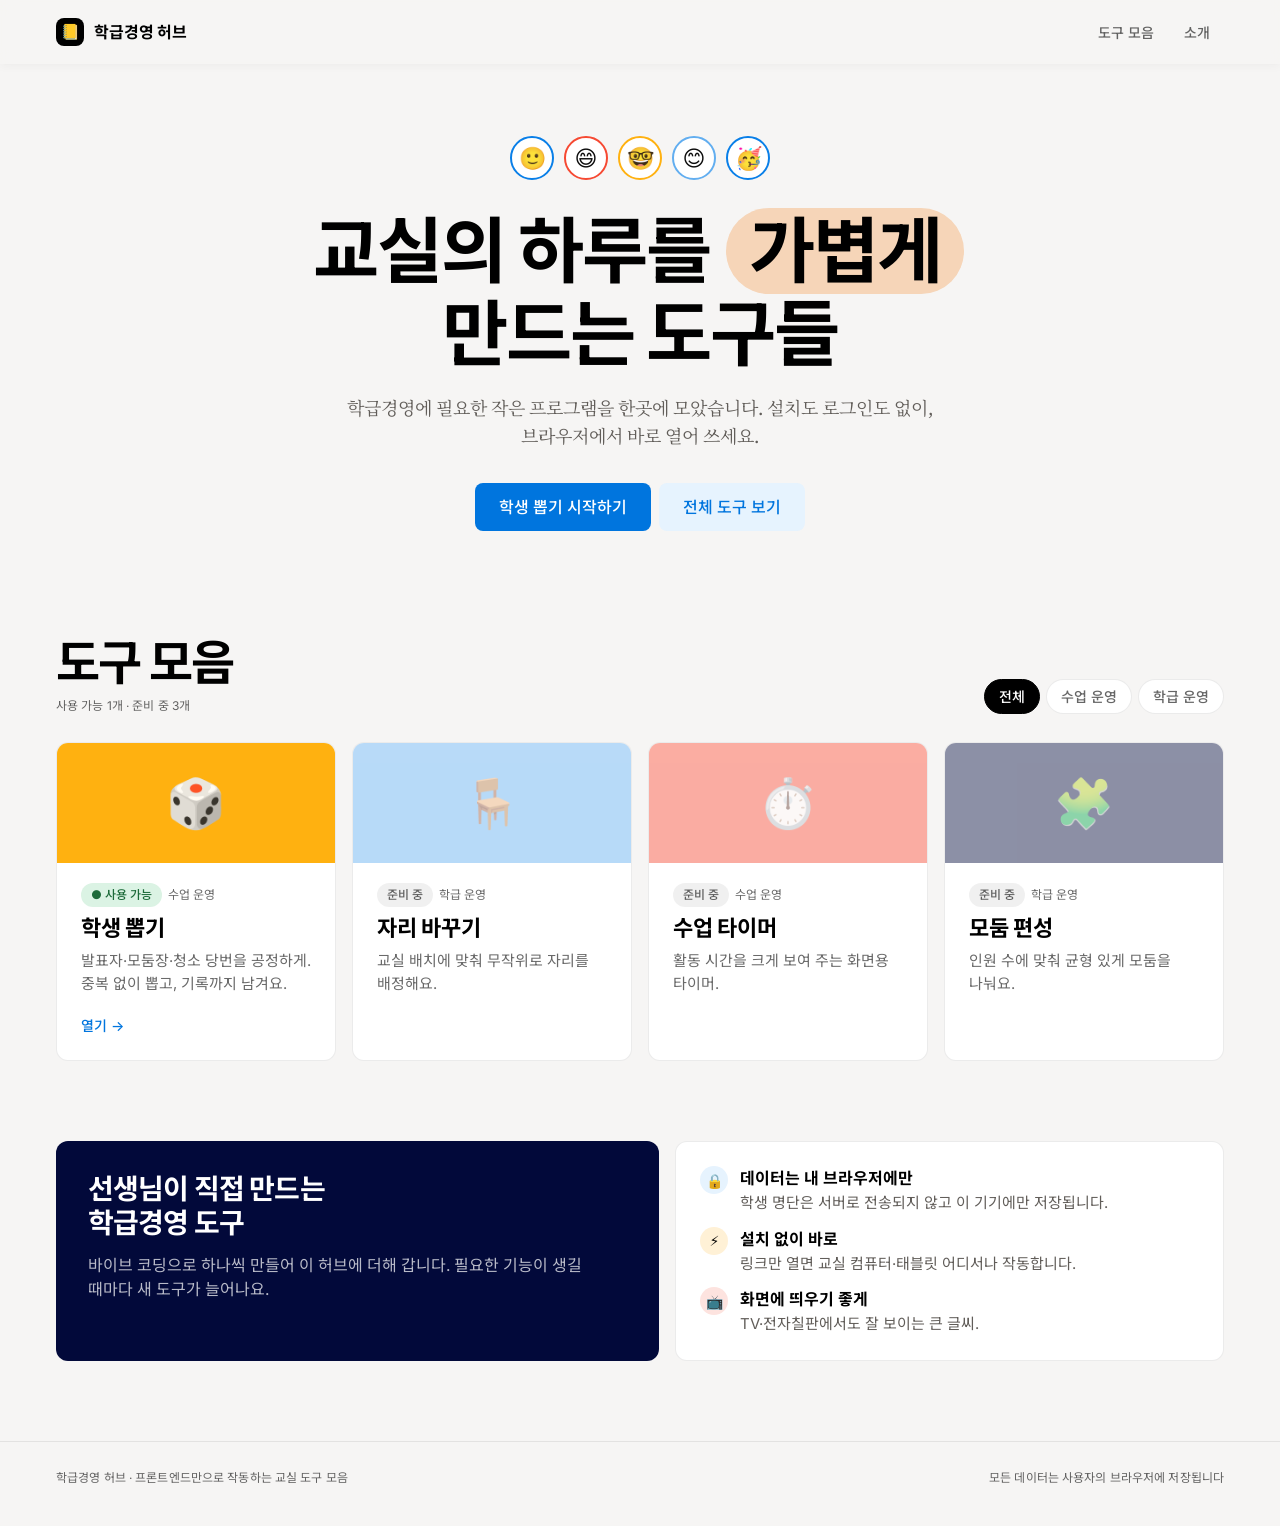
<file: index.html>
<!doctype html>
<html lang="ko">
<head>
  <meta charset="utf-8">
  <meta name="viewport" content="width=device-width, initial-scale=1">
  <title>학급경영 허브</title>
  <meta name="description" content="교실에서 바로 쓰는 학급경영 도구 모음. 설치 없이 브라우저에서 작동합니다.">
  <link rel="icon" href="data:image/svg+xml,<svg xmlns='http://www.w3.org/2000/svg' viewBox='0 0 100 100'><text y='.9em' font-size='90'>📒</text></svg>">
  <link rel="preconnect" href="https://fonts.googleapis.com">
  <link rel="preconnect" href="https://fonts.gstatic.com" crossorigin>
  <link href="https://fonts.googleapis.com/css2?family=Inter:wght@400;500;600;700&family=Noto+Sans+KR:wght@400;500;700&family=Noto+Serif+KR:wght@400&family=Source+Serif+4:wght@400&display=swap" rel="stylesheet">
  <link rel="stylesheet" href="assets/style.css">
  <style>
    .hero { padding: 72px 0 64px; text-align: center; }
    .marks { display: flex; justify-content: center; gap: 10px; margin-bottom: 28px; }
    .mark {
      width: 44px; height: 44px; border-radius: 50%; background: var(--white);
      border: 2px solid var(--c); display: grid; place-items: center; font-size: 22px;
      animation: bob 2.8s var(--spring) infinite; animation-delay: calc(var(--i) * 0.18s);
    }
    @keyframes bob { 0%, 100% { transform: translateY(0); } 40% { transform: translateY(-6px) rotate(-4deg); } }
    .hero .display { max-width: 900px; margin: 0 auto; }
    .hero .lede { max-width: 600px; margin: 20px auto 0; }
    .hero-cta { display: flex; justify-content: center; gap: 8px; margin-top: 32px; flex-wrap: wrap; }

    .section { padding: 40px 0 80px; }
    .section-head { display: flex; align-items: end; justify-content: space-between; gap: 16px; margin-bottom: 28px; flex-wrap: wrap; }
    .filters { display: flex; gap: 6px; flex-wrap: wrap; }
    .filter {
      border: 1px solid var(--hairline); background: var(--white); border-radius: var(--r-pill);
      padding: 6px 14px; font-size: 14px; font-weight: 500; color: var(--ink-60); cursor: pointer;
      transition: all var(--ease);
    }
    .filter:hover { color: var(--ink); }
    .filter[aria-pressed="true"] { background: var(--ink); color: var(--white); border-color: var(--ink); }

    .grid { display: grid; grid-template-columns: repeat(auto-fill, minmax(260px, 1fr)); gap: 16px; }
    .app-card {
      display: flex; flex-direction: column; text-decoration: none; overflow: hidden; padding: 0;
      transition: border-color var(--ease), transform var(--ease);
    }
    a.app-card:hover { border-color: rgba(0,0,0,0.2); transform: translateY(-2px); }
    .app-card[aria-disabled="true"] { cursor: default; }
    .app-cover { height: 120px; display: grid; place-items: center; font-size: 48px; position: relative; }
    .app-card[aria-disabled="true"] .app-cover { opacity: 0.45; }
    .app-body { padding: 20px 24px 24px; display: flex; flex-direction: column; gap: 8px; flex: 1; }
    .app-meta { display: flex; gap: 6px; align-items: center; }
    .app-title { font-size: 22px; line-height: 1.27; font-weight: 700; letter-spacing: -0.011em; margin: 0; color: var(--ink); }
    .app-desc { margin: 0; color: var(--slate); font-size: 15px; word-break: keep-all; }
    .app-go { margin-top: auto; padding-top: 12px; font-size: 14px; font-weight: 500; color: var(--blue); }

    .accent-marigold { background: var(--marigold); }
    .accent-coral { background: var(--coral); }
    .accent-sky { background: var(--sky-wash); }
    .accent-blue { background: var(--signal-blue); }
    .accent-midnight { background: var(--midnight); }
    .accent-mocha { background: var(--mocha); }

    .about { display: grid; grid-template-columns: 1.1fr 1fr; gap: 16px; margin-bottom: 80px; }
    .dark-card { background: var(--midnight); color: var(--white); border-radius: var(--r-card); padding: 32px; }
    .dark-card h3 { font-size: 28px; letter-spacing: -0.03em; margin: 0 0 12px; line-height: 1.2; }
    .dark-card p { margin: 0; color: rgba(255,255,255,0.72); word-break: keep-all; }
    .principles { list-style: none; margin: 0; padding: 0; display: grid; gap: 12px; }
    .principles li { display: flex; gap: 12px; align-items: start; }
    .principles b { display: block; color: var(--ink); }
    .principles span.t { color: var(--graphite); font-size: 15px; }
    .dot { width: 28px; height: 28px; flex: none; border-radius: 50%; display: grid; place-items: center; font-size: 14px; }

    footer { border-top: 1px solid var(--hairline); padding: 28px 0 40px; }
    footer .container { display: flex; justify-content: space-between; gap: 12px; flex-wrap: wrap; }

    @media (max-width: 760px) {
      .hero { padding: 48px 0 40px; }
      .about { grid-template-columns: 1fr; }
      .nav-links .hide-sm { display: none; }
    }
  </style>
</head>
<body>
  <nav class="nav">
    <div class="nav-inner">
      <a class="brand" href="./"><span class="brand-mark">📒</span>학급경영 허브</a>
      <div class="nav-links">
        <a class="nav-link" href="#apps">도구 모음</a>
        <a class="nav-link hide-sm" href="#about">소개</a>
      </div>
    </div>
  </nav>

  <header class="hero container">
    <div class="marks" aria-hidden="true">
      <span class="mark" style="--c:#097fe8;--i:0">🙂</span>
      <span class="mark" style="--c:#f64932;--i:1">😄</span>
      <span class="mark" style="--c:#ffb110;--i:2">🤓</span>
      <span class="mark" style="--c:#62aef0;--i:3">😊</span>
      <span class="mark" style="--c:#097fe8;--i:4">🥳</span>
    </div>
    <h1 class="display">교실의 하루를 <span class="pill-highlight">가볍게</span><br>만드는 도구들</h1>
    <p class="lede">학급경영에 필요한 작은 프로그램을 한곳에 모았습니다. 설치도 로그인도 없이, 브라우저에서 바로 열어 쓰세요.</p>
    <div class="hero-cta">
      <a class="btn btn-primary btn-lg" href="apps/student-picker/">학생 뽑기 시작하기</a>
      <a class="btn btn-ghost btn-lg" href="#apps">전체 도구 보기</a>
    </div>
  </header>

  <main class="container">
    <section class="section" id="apps">
      <div class="section-head">
        <div>
          <h2 class="section-title">도구 모음</h2>
          <p class="caption" id="count" style="margin:8px 0 0"></p>
        </div>
        <div class="filters" id="filters" role="group" aria-label="분류 필터"></div>
      </div>
      <div class="grid" id="grid"></div>
    </section>

    <section class="about" id="about">
      <div class="dark-card">
        <h3>선생님이 직접 만드는<br>학급경영 도구</h3>
        <p>바이브 코딩으로 하나씩 만들어 이 허브에 더해 갑니다. 필요한 기능이 생길 때마다 새 도구가 늘어나요.</p>
      </div>
      <div class="card">
        <ul class="principles">
          <li><span class="dot" style="background:var(--sky-tint)">🔒</span><div><b>데이터는 내 브라우저에만</b><span class="t">학생 명단은 서버로 전송되지 않고 이 기기에만 저장됩니다.</span></div></li>
          <li><span class="dot" style="background:#fff1d6">⚡</span><div><b>설치 없이 바로</b><span class="t">링크만 열면 교실 컴퓨터·태블릿 어디서나 작동합니다.</span></div></li>
          <li><span class="dot" style="background:#fde3df">📺</span><div><b>화면에 띄우기 좋게</b><span class="t">TV·전자칠판에서도 잘 보이는 큰 글씨.</span></div></li>
        </ul>
      </div>
    </section>
  </main>

  <footer>
    <div class="container caption">
      <span>학급경영 허브 · 프론트엔드만으로 작동하는 교실 도구 모음</span>
      <span>모든 데이터는 사용자의 브라우저에 저장됩니다</span>
    </div>
  </footer>

  <script src="assets/apps.js"></script>
  <script>
    (function () {
      const apps = window.HUB_APPS || [];
      const grid = document.getElementById("grid");
      const filters = document.getElementById("filters");
      const count = document.getElementById("count");
      const cats = ["전체", ...new Set(apps.map(a => a.category))];
      let current = "전체";

      const esc = s => String(s).replace(/[&<>"']/g, c => ({ "&": "&amp;", "<": "&lt;", ">": "&gt;", '"': "&quot;", "'": "&#39;" }[c]));

      function renderFilters() {
        filters.innerHTML = cats.map(c =>
          `<button class="filter" aria-pressed="${c === current}" data-cat="${esc(c)}">${esc(c)}</button>`).join("");
      }
      function render() {
        const list = apps.filter(a => current === "전체" || a.category === current);
        const live = apps.filter(a => a.status === "live").length;
        count.textContent = `사용 가능 ${live}개 · 준비 중 ${apps.length - live}개`;
        grid.innerHTML = list.map(a => {
          const isLive = a.status === "live";
          const tag = isLive ? `<span class="tag tag-live">● 사용 가능</span>` : `<span class="tag tag-soon">준비 중</span>`;
          const inner = `
            <div class="app-cover accent-${esc(a.accent || "marigold")}"><span>${esc(a.emoji || "✨")}</span></div>
            <div class="app-body">
              <div class="app-meta">${tag}<span class="caption">${esc(a.category)}</span></div>
              <h3 class="app-title">${esc(a.title)}</h3>
              <p class="app-desc">${esc(a.description)}</p>
              ${isLive ? `<span class="app-go">열기 →</span>` : ""}
            </div>`;
          return isLive
            ? `<a class="card app-card" href="${esc(a.path)}">${inner}</a>`
            : `<div class="card app-card" aria-disabled="true">${inner}</div>`;
        }).join("");
      }
      filters.addEventListener("click", e => {
        const b = e.target.closest("button[data-cat]");
        if (!b) return;
        current = b.dataset.cat;
        renderFilters(); render();
      });
      renderFilters(); render();
    })();
  </script>
</body>
</html>
</file>
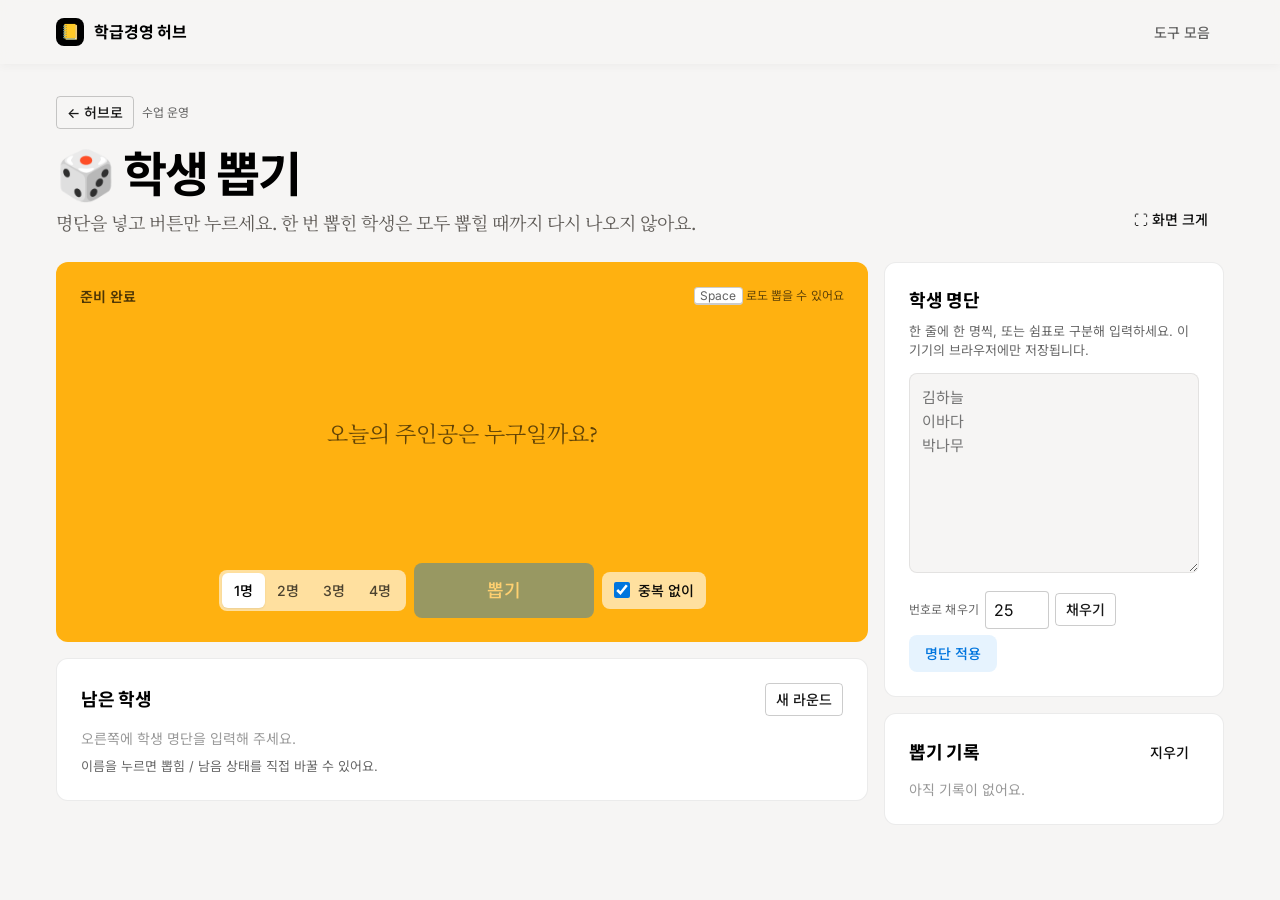
<file: apps/student-picker/index.html>
<!doctype html>
<html lang="ko">
<head>
  <meta charset="utf-8">
  <meta name="viewport" content="width=device-width, initial-scale=1">
  <title>학생 뽑기 · 학급경영 허브</title>
  <meta name="description" content="중복 없이 공정하게 학생을 뽑는 교실용 도구. 명단은 이 기기에만 저장됩니다.">
  <link rel="icon" href="data:image/svg+xml,<svg xmlns='http://www.w3.org/2000/svg' viewBox='0 0 100 100'><text y='.9em' font-size='90'>🎲</text></svg>">
  <link rel="preconnect" href="https://fonts.googleapis.com">
  <link rel="preconnect" href="https://fonts.gstatic.com" crossorigin>
  <link href="https://fonts.googleapis.com/css2?family=Inter:wght@400;500;600;700&family=Noto+Sans+KR:wght@400;500;700&family=Noto+Serif+KR:wght@400&family=Source+Serif+4:wght@400&display=swap" rel="stylesheet">
  <link rel="stylesheet" href="../../assets/style.css">
  <style>
    .page { padding: 32px 16px 64px; max-width: 1200px; margin: 0 auto; }
    .crumb { display: flex; align-items: center; gap: 8px; margin-bottom: 20px; }
    .head { display: flex; justify-content: space-between; align-items: end; gap: 16px; flex-wrap: wrap; margin-bottom: 24px; }
    .head h1 { font-size: clamp(32px, 5vw, 48px); line-height: 1.1; letter-spacing: -0.035em; margin: 0; font-weight: 700; color: var(--ink); }
    .head .lede { margin-top: 8px; }

    .layout { display: grid; grid-template-columns: minmax(0, 1fr) 340px; gap: 16px; align-items: start; }

    /* Stage */
    .stage {
      background: var(--marigold); border-radius: var(--r-card); padding: 24px;
      min-height: 380px; display: flex; flex-direction: column;
    }
    .stage-top { display: flex; justify-content: space-between; align-items: center; gap: 8px; flex-wrap: wrap; }
    .stage-label { font-weight: 600; font-size: 14px; color: rgba(0,0,0,0.7); }
    .stage-display {
      flex: 1; display: flex; flex-wrap: wrap; align-content: center; justify-content: center;
      gap: 16px; padding: 24px 0; min-height: 240px;
    }
    .result {
      background: var(--white); border-radius: var(--r-card); padding: 20px 36px;
      font-size: clamp(40px, 8vw, 96px); font-weight: 700; letter-spacing: -0.048em; line-height: 1.04;
      color: var(--ink); box-shadow: 0 4px 12px rgba(0,0,0,0.1); word-break: keep-all; text-align: center;
    }
    .multi .result { font-size: clamp(28px, 4.6vw, 54px); letter-spacing: -0.035em; padding: 16px 28px; }
    .result.rolling { color: var(--ink-40); }
    .result.pop { animation: pop 520ms var(--spring); }
    @keyframes pop { 0% { transform: scale(0.6) rotate(-6deg); opacity: 0; } 100% { transform: scale(1) rotate(0); opacity: 1; } }
    .placeholder { font-family: var(--font-serif); font-size: 22px; color: rgba(0,0,0,0.62); text-align: center; word-break: keep-all; }

    .controls { display: flex; gap: 8px; align-items: center; flex-wrap: wrap; justify-content: center; }
    .controls .btn-primary { min-width: 180px; padding: 14px 28px; font-size: 18px; }
    .seg { display: inline-flex; background: rgba(255,255,255,0.6); border-radius: var(--r-btn); padding: 3px; }
    .seg button {
      border: 0; background: transparent; border-radius: 6px; padding: 7px 12px; font-size: 14px; font-weight: 500;
      cursor: pointer; color: rgba(0,0,0,0.7); transition: background var(--ease);
    }
    .seg button[aria-pressed="true"] { background: var(--white); color: var(--ink); box-shadow: 0 1px 2px rgba(0,0,0,0.08); }
    .switch { display: inline-flex; align-items: center; gap: 8px; font-size: 14px; font-weight: 500; cursor: pointer; background: rgba(255,255,255,0.6); padding: 8px 12px; border-radius: var(--r-btn); }
    .switch input { accent-color: var(--blue); width: 16px; height: 16px; margin: 0; }

    /* Pool */
    .pool { margin-top: 16px; }
    .pool-head { display: flex; justify-content: space-between; align-items: center; margin-bottom: 12px; gap: 8px; flex-wrap: wrap; }
    .pool-head h2, .side h2 { font-size: 18px; margin: 0; letter-spacing: -0.01em; color: var(--ink); }
    .chips { display: flex; flex-wrap: wrap; gap: 6px; }
    .chip {
      border: 1px solid var(--hairline); background: var(--paper); border-radius: var(--r-pill);
      padding: 4px 12px; font-size: 14px; cursor: pointer; transition: all var(--ease);
    }
    .chip:hover { border-color: var(--ink-20); }
    .chip.done { background: transparent; color: var(--ink-40); text-decoration: line-through; }
    .chip.just { background: var(--peach); border-color: transparent; color: var(--ink); text-decoration: none; }
    .empty { color: var(--ink-40); font-size: 14px; }

    /* Side */
    .side { display: grid; gap: 16px; }
    textarea {
      width: 100%; min-height: 200px; resize: vertical; border: 1px solid var(--hairline); border-radius: var(--r-btn);
      padding: 12px; background: var(--paper); font-size: 15px; line-height: 1.6;
    }
    textarea:focus { outline: 2px solid var(--blue); outline-offset: -1px; background: var(--white); }
    .row { display: flex; gap: 6px; align-items: center; flex-wrap: wrap; }
    .num-input { width: 64px; padding: 6px 8px; border: 1px solid var(--ink-20); border-radius: var(--r-small); background: var(--white); }
    .hint { font-size: 13px; color: var(--ink-60); margin: 8px 0 12px; }
    .history { list-style: none; margin: 0; padding: 0; display: grid; gap: 6px; max-height: 260px; overflow: auto; }
    .history li { display: flex; justify-content: space-between; gap: 8px; font-size: 14px; padding: 8px 10px; border-radius: var(--r-btn); background: var(--paper); }
    .history time { color: var(--ink-40); font-variant-numeric: tabular-nums; flex: none; }
    .toast {
      position: fixed; left: 50%; bottom: 24px; transform: translate(-50%, 20px); opacity: 0;
      background: var(--ink); color: var(--white); padding: 10px 16px; border-radius: var(--r-btn); font-size: 14px;
      transition: all var(--ease); pointer-events: none; z-index: 20;
    }
    .toast.show { opacity: 1; transform: translate(-50%, 0); }
    kbd { font-family: inherit; font-size: 12px; border: 1px solid var(--ink-20); border-bottom-width: 2px; border-radius: 4px; padding: 0 5px; background: var(--white); }

    /* 전체 화면 */
    body.focus .nav, body.focus .head, body.focus .side, body.focus .crumb { display: none; }
    body.focus .layout { grid-template-columns: 1fr; }
    body.focus .stage { min-height: calc(100vh - 220px); }

    @media (max-width: 900px) { .layout { grid-template-columns: 1fr; } }
  </style>
</head>
<body>
  <nav class="nav">
    <div class="nav-inner">
      <a class="brand" href="../../"><span class="brand-mark">📒</span>학급경영 허브</a>
      <div class="nav-links"><a class="nav-link" href="../../#apps">도구 모음</a></div>
    </div>
  </nav>

  <div class="page">
    <div class="crumb"><a class="btn btn-outline" href="../../">← 허브로</a><span class="caption">수업 운영</span></div>
    <div class="head">
      <div>
        <h1>🎲 학생 뽑기</h1>
        <p class="lede">명단을 넣고 버튼만 누르세요. 한 번 뽑힌 학생은 모두 뽑힐 때까지 다시 나오지 않아요.</p>
      </div>
      <button class="btn btn-text" id="focusBtn" title="명단을 숨기고 뽑기 화면만 크게">⛶ 화면 크게</button>
    </div>

    <div class="layout">
      <div>
        <section class="stage" aria-live="polite">
          <div class="stage-top">
            <span class="stage-label" id="stageLabel">준비 완료</span>
            <span class="caption" style="color:rgba(0,0,0,.62)"><kbd>Space</kbd> 로도 뽑을 수 있어요</span>
          </div>
          <div class="stage-display" id="display">
            <p class="placeholder">오늘의 주인공은 누구일까요?</p>
          </div>
          <div class="controls">
            <div class="seg" role="group" aria-label="뽑을 인원" id="countSeg">
              <button data-n="1" aria-pressed="true">1명</button>
              <button data-n="2" aria-pressed="false">2명</button>
              <button data-n="3" aria-pressed="false">3명</button>
              <button data-n="4" aria-pressed="false">4명</button>
            </div>
            <button class="btn btn-primary" id="pickBtn">뽑기</button>
            <label class="switch"><input type="checkbox" id="noRepeat" checked> 중복 없이</label>
          </div>
        </section>

        <section class="card pool">
          <div class="pool-head">
            <h2>남은 학생 <span class="caption" id="poolCount"></span></h2>
            <button class="btn btn-outline" id="resetRound">새 라운드</button>
          </div>
          <div class="chips" id="chips"></div>
          <p class="hint" style="margin-bottom:0">이름을 누르면 뽑힘 / 남음 상태를 직접 바꿀 수 있어요.</p>
        </section>
      </div>

      <aside class="side">
        <section class="card">
          <h2>학생 명단</h2>
          <p class="hint">한 줄에 한 명씩, 또는 쉼표로 구분해 입력하세요. 이 기기의 브라우저에만 저장됩니다.</p>
          <textarea id="roster" placeholder="김하늘&#10;이바다&#10;박나무" spellcheck="false" aria-label="학생 명단"></textarea>
          <div class="row" style="margin-top:12px; justify-content:space-between">
            <div class="row">
              <span class="caption">번호로 채우기</span>
              <input class="num-input" id="numCount" type="number" min="1" max="60" value="25" aria-label="학생 수">
              <button class="btn btn-outline" id="fillNums">채우기</button>
            </div>
            <button class="btn btn-ghost" id="saveRoster">명단 적용</button>
          </div>
        </section>

        <section class="card">
          <div class="row" style="justify-content:space-between; margin-bottom:12px">
            <h2>뽑기 기록</h2>
            <button class="btn btn-text" id="clearHistory" style="padding:4px 10px">지우기</button>
          </div>
          <ul class="history" id="history"></ul>
        </section>
      </aside>
    </div>
  </div>

  <div class="toast" id="toast" role="status"></div>

  <script>
  (function () {
    const KEY = "hub.student-picker.v1";
    const $ = id => document.getElementById(id);
    const el = {
      display: $("display"), label: $("stageLabel"), pick: $("pickBtn"), noRepeat: $("noRepeat"),
      seg: $("countSeg"), chips: $("chips"), poolCount: $("poolCount"), roster: $("roster"),
      history: $("history"), toast: $("toast"),
    };

    // ---------- 상태 ----------
    let state = { names: [], picked: [], last: [], history: [], noRepeat: true, count: 1 };
    try { Object.assign(state, JSON.parse(localStorage.getItem(KEY) || "{}")); } catch (e) {}
    const save = () => { try { localStorage.setItem(KEY, JSON.stringify(state)); } catch (e) {} };

    const parse = text => {
      const seen = new Set();
      return text.split(/[\n,]/).map(s => s.trim()).filter(s => s && !seen.has(s) && seen.add(s));
    };
    const remaining = () => state.names.filter(n => !state.picked.includes(n));
    const rand = max => {
      // 암호학적 난수로 편향 없이 공정하게
      const a = new Uint32Array(1), lim = Math.floor(0xffffffff / max) * max;
      do { crypto.getRandomValues(a); } while (a[0] >= lim);
      return a[0] % max;
    };
    const sample = (arr, k) => {
      const c = arr.slice();
      for (let i = c.length - 1; i > 0; i--) { const j = rand(i + 1); [c[i], c[j]] = [c[j], c[i]]; }
      return c.slice(0, k);
    };
    const esc = s => String(s).replace(/[&<>"']/g, c => ({ "&": "&amp;", "<": "&lt;", ">": "&gt;", '"': "&quot;", "'": "&#39;" }[c]));
    let toastT;
    const toast = msg => {
      el.toast.textContent = msg; el.toast.classList.add("show");
      clearTimeout(toastT); toastT = setTimeout(() => el.toast.classList.remove("show"), 1800);
    };

    // ---------- 렌더 ----------
    function renderPool() {
      const left = remaining().length;
      el.poolCount.textContent = state.names.length ? `${left} / ${state.names.length}명` : "";
      el.chips.innerHTML = state.names.length
        ? state.names.map(n => {
            const cls = state.last.includes(n) ? "chip done just" : state.picked.includes(n) ? "chip done" : "chip";
            return `<button class="${cls}" data-name="${esc(n)}">${esc(n)}</button>`;
          }).join("")
        : `<span class="empty">오른쪽에 학생 명단을 입력해 주세요.</span>`;
      el.pick.disabled = !state.names.length || rolling;
    }
    function renderHistory() {
      el.history.innerHTML = state.history.length
        ? state.history.slice(0, 50).map(h => `<li><span>${esc(h.names.join(", "))}</span><time>${esc(h.time)}</time></li>`).join("")
        : `<li style="background:none;padding:0"><span class="empty">아직 기록이 없어요.</span></li>`;
    }
    function renderSettings() {
      el.noRepeat.checked = state.noRepeat;
      el.seg.querySelectorAll("button").forEach(b => b.setAttribute("aria-pressed", String(+b.dataset.n === state.count)));
      el.roster.value = state.names.join("\n");
    }
    function showResults(names, cls) {
      el.display.classList.toggle("multi", names.length > 1);
      el.display.innerHTML = names.map(n => `<div class="result ${cls}">${esc(n)}</div>`).join("");
    }

    // ---------- 뽑기 ----------
    let rolling = false;
    function pick() {
      if (rolling || !state.names.length) return;
      let pool = state.noRepeat ? remaining() : state.names.slice();
      if (state.noRepeat && pool.length === 0) {
        state.picked = []; pool = state.names.slice();
        toast("모두 한 번씩 뽑혔어요. 새 라운드를 시작합니다!");
      }
      const k = Math.min(state.count, pool.length);
      if (k < state.count) toast(`남은 학생이 ${pool.length}명이라 ${k}명만 뽑아요.`);
      const winners = sample(pool, k);

      rolling = true; el.pick.disabled = true; el.label.textContent = "두근두근…";
      const reduce = matchMedia("(prefers-reduced-motion: reduce)").matches;
      const start = performance.now(), dur = reduce ? 0 : 1400;
      let delay = 50;
      const tick = () => {
        const t = performance.now() - start;
        if (t >= dur) return reveal(winners);
        showResults(sample(state.names, k), "rolling");
        delay = 50 + (t / dur) * 180;           // 점점 느려지는 슬롯 효과
        setTimeout(tick, delay);
      };
      tick();
    }
    function reveal(winners) {
      showResults(winners, "pop");
      state.last = winners;
      if (state.noRepeat) state.picked = [...new Set([...state.picked, ...winners])];
      const now = new Date();
      state.history.unshift({ names: winners, time: now.toLocaleTimeString("ko-KR", { hour: "2-digit", minute: "2-digit" }) });
      state.history = state.history.slice(0, 100);
      rolling = false;
      el.label.textContent = state.noRepeat ? `남은 학생 ${remaining().length}명` : "다시 뽑을 수 있어요";
      save(); renderPool(); renderHistory();
    }

    // ---------- 이벤트 ----------
    el.pick.addEventListener("click", pick);
    document.addEventListener("keydown", e => {
      if (e.code === "Space" && !/TEXTAREA|INPUT|BUTTON/.test(document.activeElement.tagName)) { e.preventDefault(); pick(); }
      if (e.key === "Escape") document.body.classList.remove("focus");
    });
    el.seg.addEventListener("click", e => {
      const b = e.target.closest("button[data-n]"); if (!b) return;
      state.count = +b.dataset.n; save(); renderSettings();
    });
    el.noRepeat.addEventListener("change", () => { state.noRepeat = el.noRepeat.checked; save(); });
    $("saveRoster").addEventListener("click", () => {
      const names = parse(el.roster.value);
      state.names = names;
      state.picked = state.picked.filter(n => names.includes(n));
      state.last = state.last.filter(n => names.includes(n));
      save(); renderSettings(); renderPool();
      toast(names.length ? `${names.length}명 명단을 적용했어요.` : "명단을 비웠어요.");
    });
    $("fillNums").addEventListener("click", () => {
      const n = Math.max(1, Math.min(60, parseInt($("numCount").value, 10) || 25));
      el.roster.value = Array.from({ length: n }, (_, i) => `${i + 1}번`).join("\n");
      $("saveRoster").click();
    });
    $("resetRound").addEventListener("click", () => {
      state.picked = []; state.last = []; save(); renderPool();
      el.display.classList.remove("multi");
      el.display.innerHTML = `<p class="placeholder">새 라운드! 모두에게 다시 기회가 생겼어요.</p>`;
      el.label.textContent = "준비 완료";
    });
    el.chips.addEventListener("click", e => {
      const b = e.target.closest(".chip"); if (!b) return;
      const n = b.dataset.name;
      state.picked = state.picked.includes(n) ? state.picked.filter(x => x !== n) : [...state.picked, n];
      state.last = state.last.filter(x => x !== n);
      save(); renderPool();
    });
    $("clearHistory").addEventListener("click", () => { state.history = []; save(); renderHistory(); });
    $("focusBtn").addEventListener("click", () => {
      document.body.classList.toggle("focus");
      if (document.body.classList.contains("focus")) toast("Esc 키로 원래 화면으로 돌아갑니다.");
    });

    renderSettings(); renderPool(); renderHistory();
    if (state.last.length) showResults(state.last, "");
  })();
  </script>
</body>
</html>
</file>
<file: assets/style.css>
/* 학급경영 허브 — 공통 디자인 토큰 (warm paper notebook) */
:root {
  --blue: #0075de;
  --paper: #f6f5f4;
  --white: #ffffff;
  --ink: #000000;
  --ink-95: rgba(0, 0, 0, 0.95);
  --ink-60: rgba(0, 0, 0, 0.6);
  --ink-40: rgba(0, 0, 0, 0.4);
  --ink-20: rgba(0, 0, 0, 0.2);
  --graphite: #615d59;
  --slate: #696969;
  --sky-tint: #e6f3fe;
  --marigold: #ffb110;
  --coral: #f64932;
  --peach: #f6d5b8;
  --signal-blue: #097fe8;
  --sky-wash: #62aef0;
  --midnight: #02093a;
  --mocha: #b18164;
  --hairline: rgba(0, 0, 0, 0.08);

  --font-sans: "Inter", "Noto Sans KR", ui-sans-serif, system-ui, -apple-system, "Segoe UI", sans-serif;
  --font-serif: "Source Serif 4", "Noto Serif KR", Georgia, serif;

  --r-small: 4px;
  --r-btn: 8px;
  --r-card: 12px;
  --r-pill: 9999px;

  --ease: 200ms ease;
  --spring: cubic-bezier(0.34, 1.56, 0.64, 1);
}

* { box-sizing: border-box; }
html, body { margin: 0; }
body {
  background: var(--paper);
  color: var(--ink-95);
  font-family: var(--font-sans);
  font-size: 16px;
  line-height: 1.5;
  font-feature-settings: "lnum";
  -webkit-font-smoothing: antialiased;
}
a { color: inherit; }
button, input, textarea, select { font: inherit; color: inherit; }

/* ---------- Nav ---------- */
.nav {
  position: sticky; top: 0; z-index: 10;
  height: 64px;
  background: rgba(246, 245, 244, 0.92);
  backdrop-filter: saturate(1.4) blur(8px);
  box-shadow: 0 0.7px 1.462px 0 rgba(0,0,0,0.015), 0 3px 9px 0 rgba(0,0,0,0.03);
}
.nav-inner {
  max-width: 1200px; height: 100%; margin: 0 auto; padding: 0 16px;
  display: flex; align-items: center; justify-content: space-between; gap: 16px;
}
.brand {
  display: flex; align-items: center; gap: 10px;
  font-weight: 700; font-size: 16px; text-decoration: none; color: var(--ink);
  letter-spacing: -0.01em;
}
.brand-mark {
  width: 28px; height: 28px; border-radius: var(--r-btn);
  background: var(--ink); color: var(--white);
  display: grid; place-items: center; font-size: 15px;
}
.nav-links { display: flex; gap: 2px; }
.nav-link {
  padding: 8px 14px; border-radius: var(--r-btn);
  color: var(--ink-60); text-decoration: none; font-weight: 500; font-size: 14px;
  transition: color var(--ease), background var(--ease);
}
.nav-link:hover { color: var(--ink); background: rgba(0,0,0,0.04); }

/* ---------- Buttons ---------- */
.btn {
  display: inline-flex; align-items: center; justify-content: center; gap: 6px;
  padding: 8px 16px; border-radius: var(--r-btn); border: 0;
  font-size: 14px; font-weight: 500; text-decoration: none; cursor: pointer;
  transition: background var(--ease), color var(--ease), transform var(--ease), opacity var(--ease);
  white-space: nowrap;
}
.btn:active { transform: scale(0.97); }
.btn:disabled { opacity: 0.4; cursor: not-allowed; }
.btn-primary { background: var(--blue); color: var(--white); }
.btn-primary:hover:not(:disabled) { background: #005bb0; }
.btn-ghost { background: var(--sky-tint); color: var(--blue); }
.btn-ghost:hover:not(:disabled) { background: #d4eafd; }
.btn-text { background: transparent; color: var(--ink-95); }
.btn-text:hover:not(:disabled) { background: rgba(0,0,0,0.05); }
.btn-outline {
  background: transparent; color: rgba(0,0,0,0.9);
  border: 1px solid var(--ink-20); border-radius: var(--r-small); padding: 5px 10px;
}
.btn-outline:hover:not(:disabled) { border-color: var(--ink-60); }
.btn-lg { padding: 12px 24px; font-size: 16px; }

/* ---------- Typography ---------- */
.display {
  font-size: clamp(40px, 7vw, 72px); line-height: 1.12; font-weight: 700;
  letter-spacing: -0.028em; margin: 0; color: var(--ink);
  word-break: keep-all;
}
.section-title {
  font-size: clamp(30px, 4.6vw, 48px); line-height: 1.15; font-weight: 700;
  letter-spacing: -0.035em; margin: 0; color: var(--ink); word-break: keep-all;
}
.lede {
  font-family: var(--font-serif); font-size: 18px; line-height: 1.56;
  color: var(--graphite); margin: 0; word-break: keep-all;
}
.caption { font-size: 12px; line-height: 1.33; letter-spacing: 0.01em; color: var(--ink-60); }

.pill-highlight {
  display: inline-block; padding: 0 0.32em; margin: 0 0.04em;
  border-radius: var(--r-pill); background: var(--peach); color: var(--ink);
  line-height: 1.2;
}

/* ---------- Cards ---------- */
.card {
  background: var(--white); border: 1px solid var(--hairline);
  border-radius: var(--r-card); padding: 24px;
}
.tag {
  display: inline-flex; align-items: center; gap: 4px;
  padding: 2px 10px; border-radius: var(--r-pill);
  font-size: 12px; font-weight: 500; line-height: 1.6;
}
.tag-live { background: #dbf3e4; color: #1d6b3a; }
.tag-soon { background: rgba(0,0,0,0.06); color: var(--ink-60); }

.container { max-width: 1200px; margin: 0 auto; padding: 0 16px; }

:focus-visible { outline: 2px solid var(--blue); outline-offset: 2px; }

@media (prefers-reduced-motion: reduce) {
  *, *::before, *::after { animation-duration: 1ms !important; transition-duration: 1ms !important; }
}
</file>
